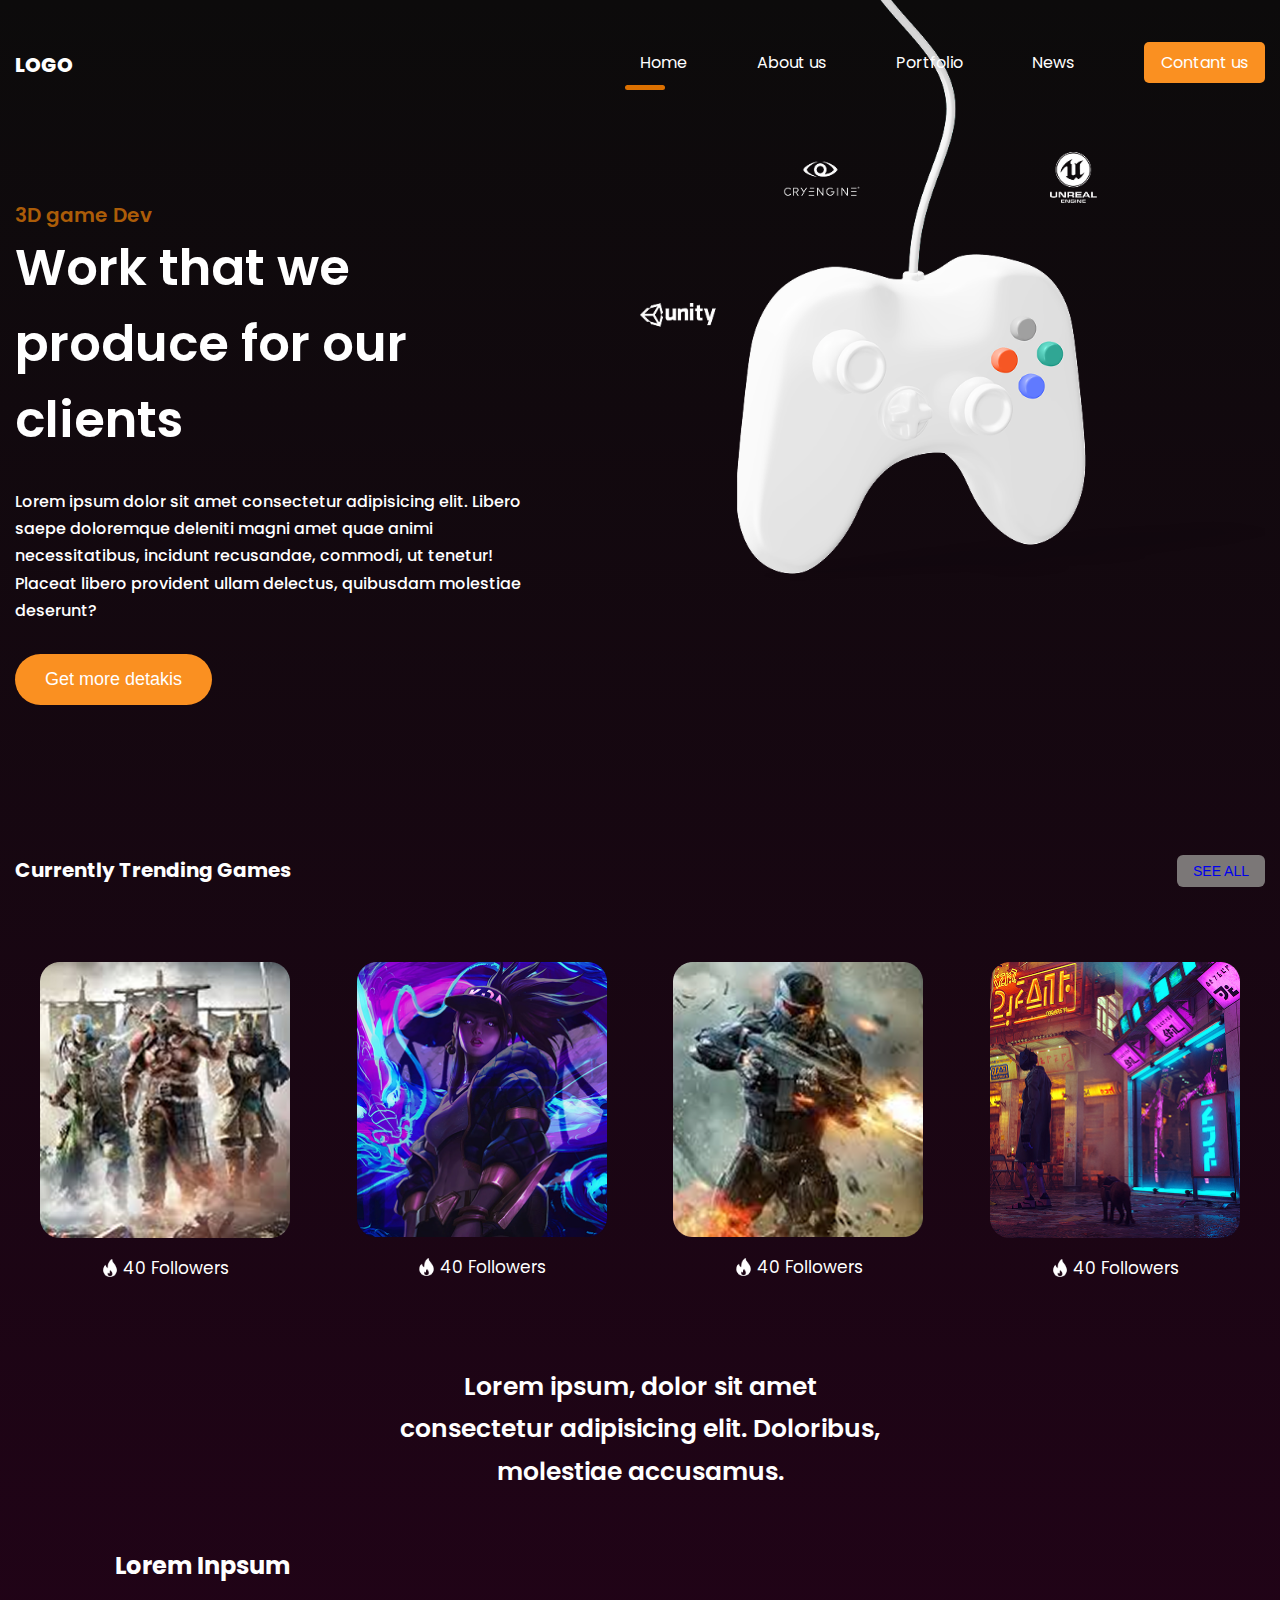
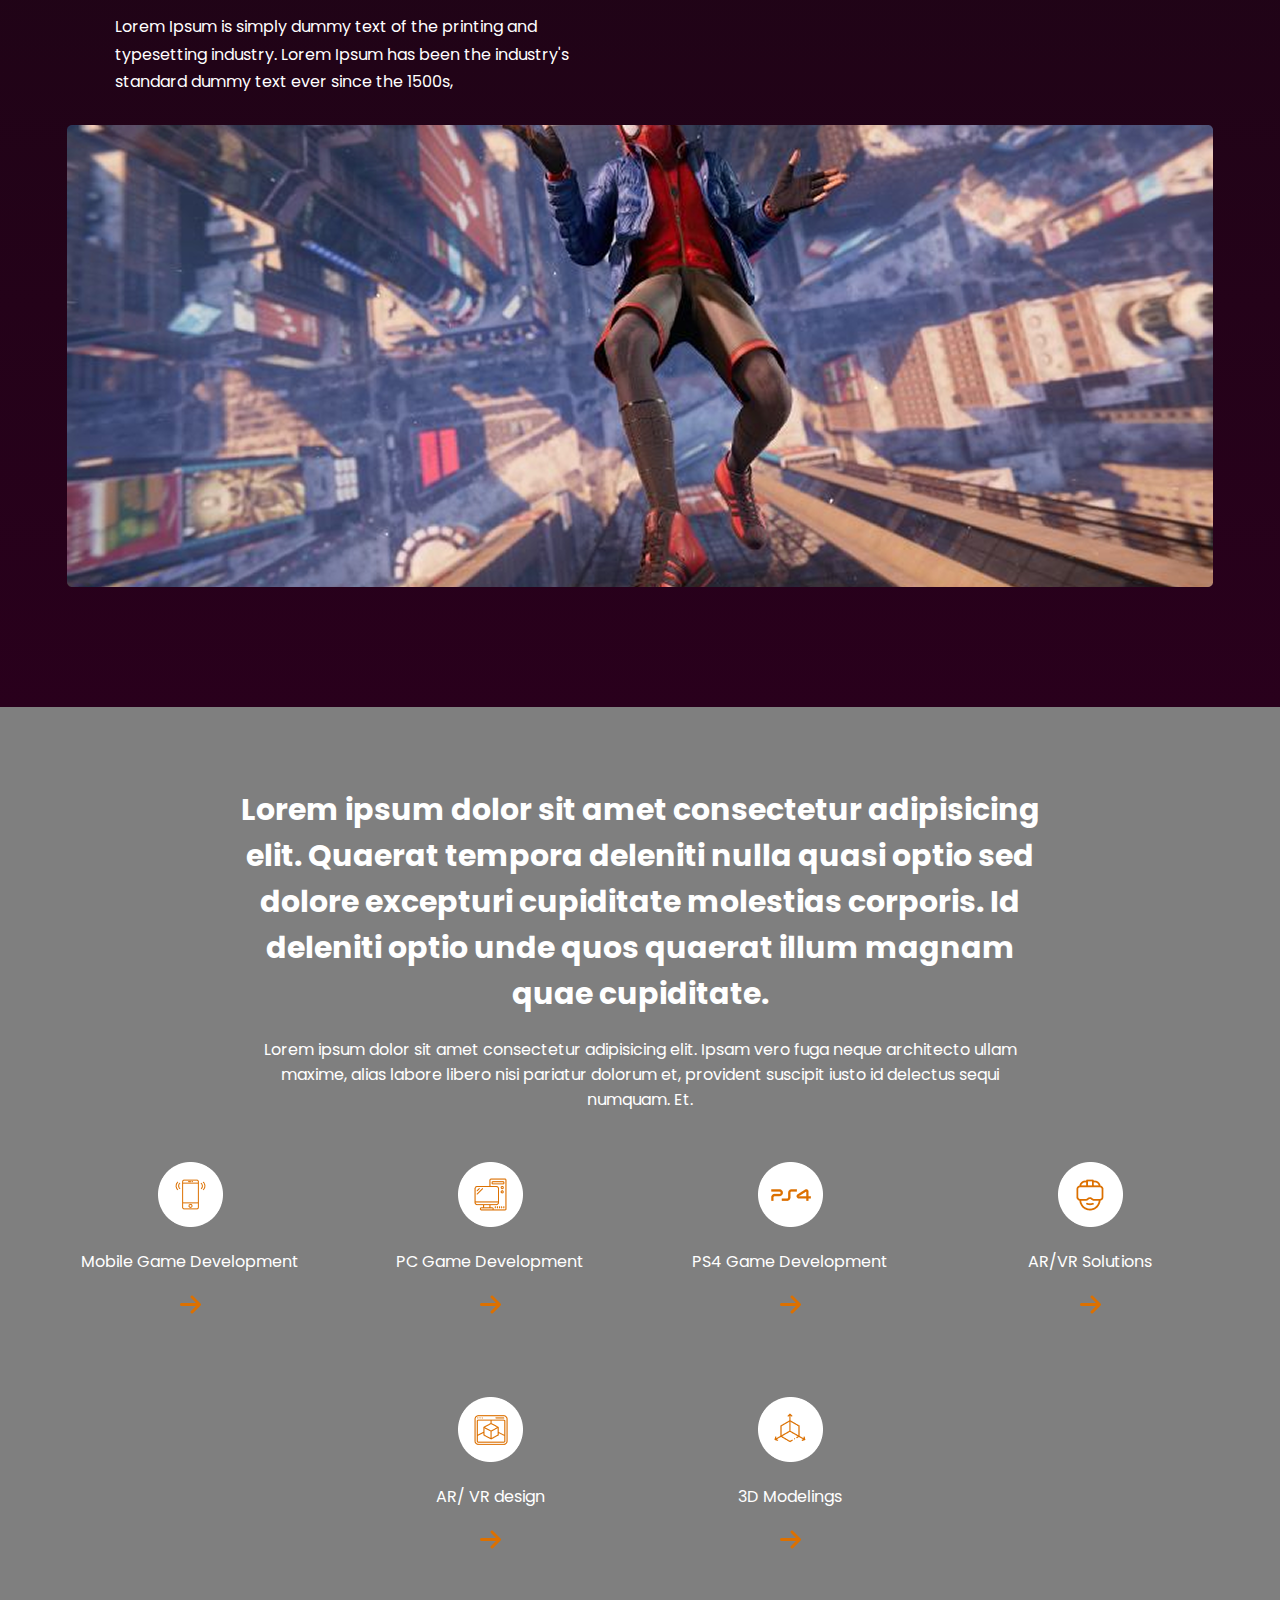
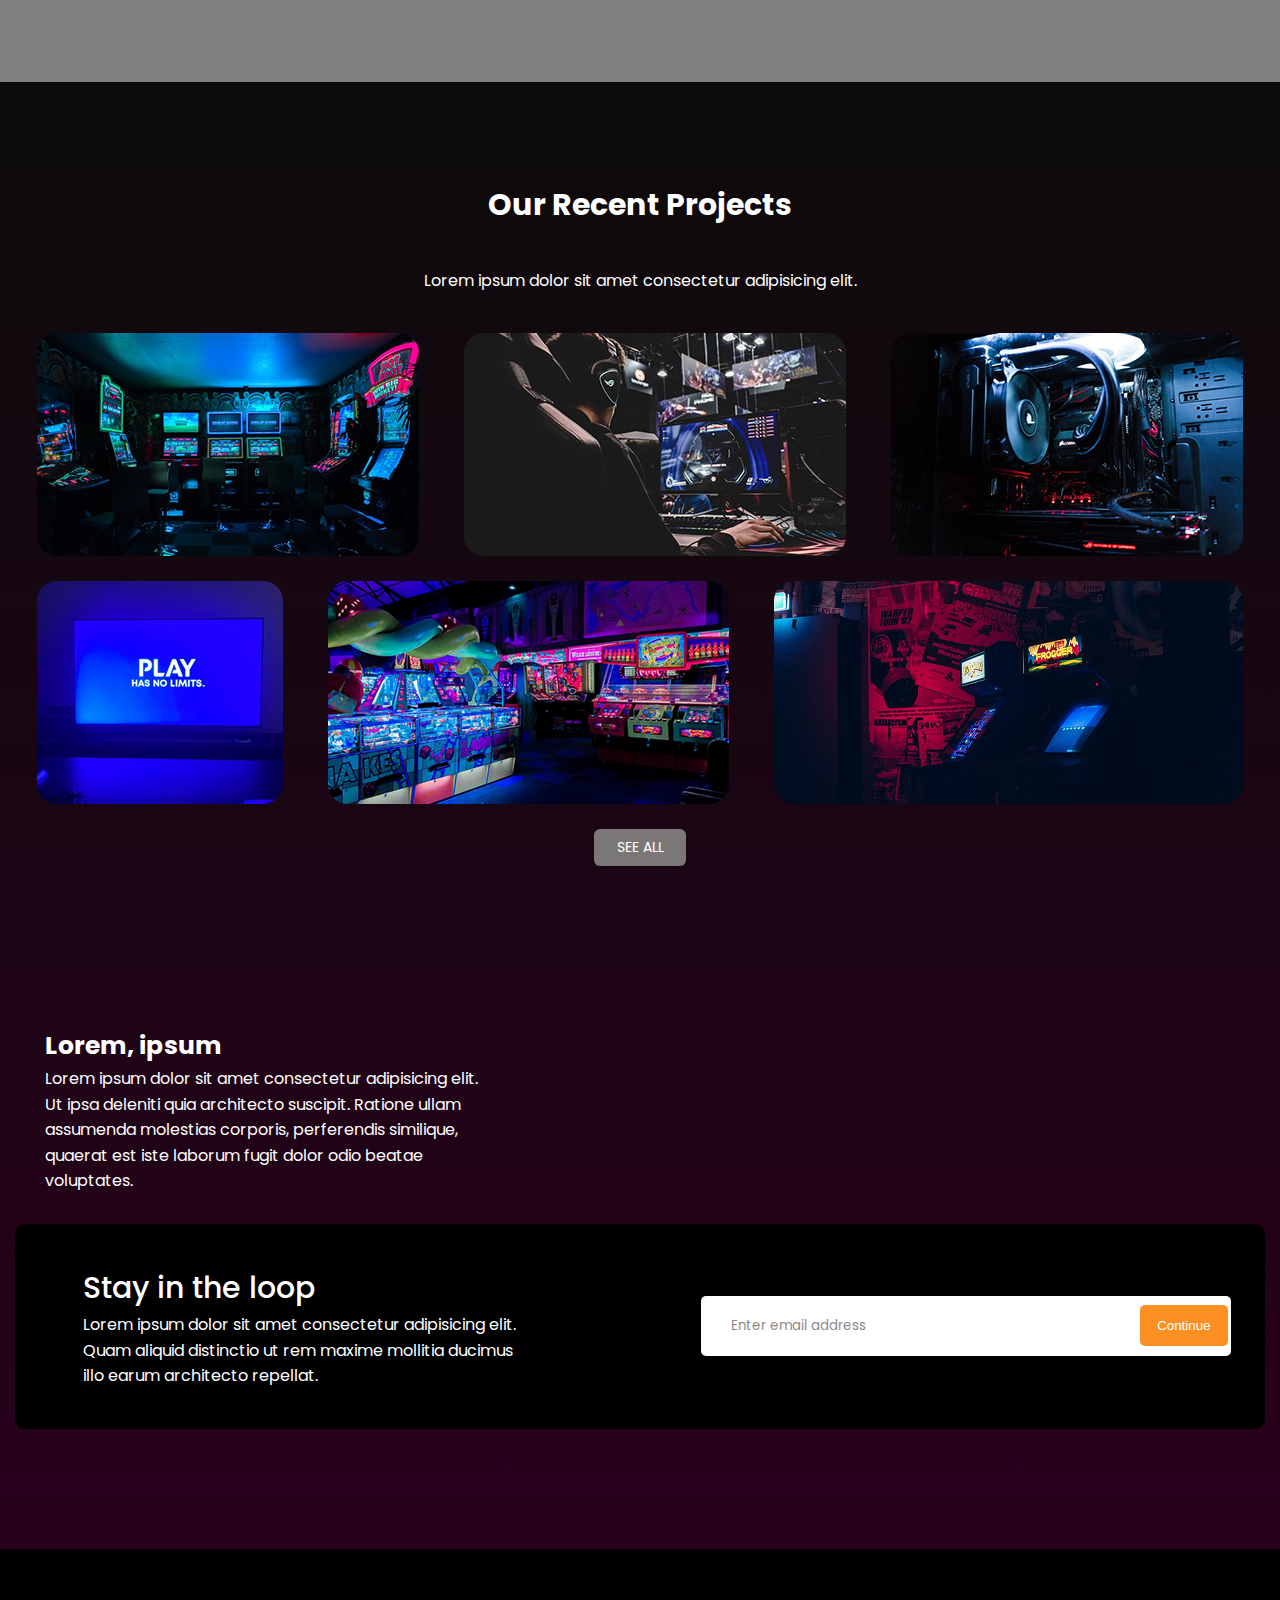
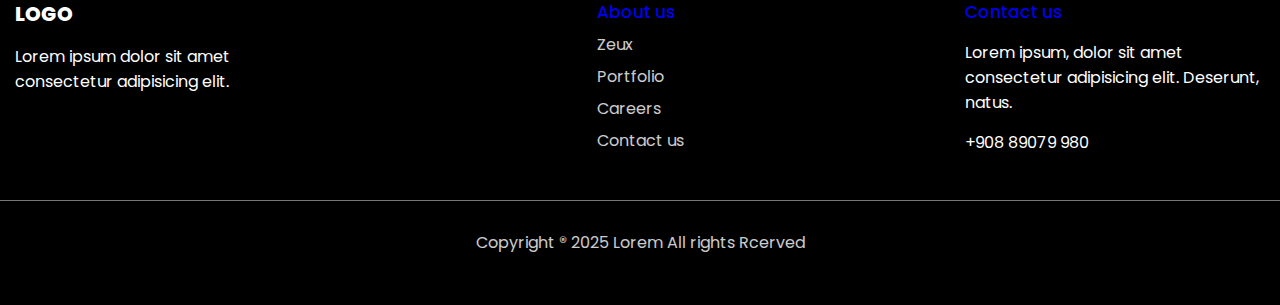
<file: index.html>
<!DOCTYPE html>
<html lang="en">
<head>
  <meta charset="UTF-8">
  <meta name="viewport" content="width=device-width, initial-scale=1.0">
  <title>GamePlay</title>
  <link rel="stylesheet" href="main.css">
</head>
<body>
  <div class="wrapper">
    <header class="container">
        <span class="logo">logo</span>
        <nav>
          <ul>
            <li class="active"><a href="/index.html">Home</a></li>
            <li><a href="/about.html">About us</a></li>
            <li><a href="#">Portfolio</a></li>
            <li><a href="#">News</a></li>
            <li class="btn"><a href="/contact.html">Contant us</a></li>
          </ul>
        </nav>
    </header>
  
    <div class="hero container">
      <div class="hero--info">
        <h2>3D game Dev</h2>
        <h1>Work that we produce for our clients</h1>
        <p>Lorem ipsum dolor sit amet consectetur adipisicing elit. Libero saepe doloremque deleniti magni amet quae animi necessitatibus, incidunt recusandae, commodi, ut tenetur! Placeat libero provident ullam delectus, quibusdam molestiae deserunt?</p>
        <button class="btn">Get more detakis</button>
      </div>
      <img src="img/pages1/joystick.png" alt="">
    </div>

    <div class="container">
      <div class="section-header">
        <h2>Currently Trending Games</h2>
        <button class="see-all"><a href="#">SEE ALL
        </a></button>
      </div>

      <div class="trending-game">
  
      <div class="game-card">
        <img src="img/pages1/game1.png" alt="Game1">
        <div class="followers">
          <img src="img/pages1/fire 1.png" alt="">
          <span>40 Followers</span>
        </div>
      </div>
      <div class="game-card">
        <img src="img/pages1/game2.png" alt="Game2">
        <div class="followers">
          <img src="img/pages1/fire 1.png" alt="">
          <span>40 Followers</span>
        </div>
      </div>
      <div class="game-card">
        <img src="img/pages1/game3.png" alt="Game3">
        <div class="followers">
          <img src="img/pages1/fire 1.png" alt="">
          <span>40 Followers</span>
        </div>
      </div>
      <div class="game-card">
        <img src="img/pages1/game4.png" alt="Game4">
        <div class="followers">
          <img src="img/pages1/fire 1.png" alt="">
          <span>40 Followers</span>
        </div>
      </div>
      </div>
     </div>
    
     <div class="container big-text">
      <h2>Lorem ipsum, dolor sit amet consectetur adipisicing elit. Doloribus, molestiae accusamus. </h2>
   </div>
   
   <div class="container">
      <div class="banner">
      <h2>Lorem Inpsum</h2>
      <p>Lorem Ipsum is simply dummy text of the printing and typesetting industry. Lorem Ipsum has been the industry's standard dummy text ever since the 1500s,</p>
      <div class="img-dop">
        <img src="img/pages1/game5.png" alt="">
      </div>
    </div>
  
        <div class="img-spider">
          <img src="img/pages1/spider.png" alt="Spider">
       </div>
   </div>
    
  </div>
  
  <div class="features">
    <div class="container">
      <h3>Lorem ipsum dolor sit amet consectetur adipisicing elit. Quaerat tempora deleniti nulla quasi optio sed dolore excepturi cupiditate molestias corporis. Id deleniti optio unde quos quaerat illum magnam quae cupiditate.</h3>
      <p>Lorem ipsum dolor sit amet consectetur adipisicing elit. Ipsam vero fuga neque architecto ullam maxime, alias labore libero nisi pariatur dolorum et, provident suscipit iusto id delectus sequi numquam. Et.</p>
      <div class="info">
          <div class="block">
            <img src="img/icon/Group 48.png" alt="">
            <p>Mobile Game Development</p>
            <img src="img/icon/arrow 1.png" alt="">
          </div>

          <div class="block">
            <img src="img/icon/Group 49.png" alt="">
            <p>PC Game Development</p>
            <img src="img/icon/arrow 1.png" alt="">
          </div>

          <div class="block">
            <img src="img/icon/Group 50.png" alt="">
            <p>PS4 Game Development</p>
            <img src="img/icon/arrow 1.png" alt="">
          </div>

          <div class="block">
            <img src="img/icon/Group 51.png" alt="">
            <p>AR/VR Solutions</p>
            <img src="img/icon/arrow 1.png" alt="">
          </div>

          <div class="block">
            <img src="img/icon/Group 52.png" alt="">
            <p>AR/ VR design</p>
            <img src="img/icon/arrow 1.png" alt="">
          </div>

          <div class="block">
            <img src="img/icon/Group 53.png" alt="">
            <p>3D Modelings</p>
            <img src="img/icon/arrow 1.png" alt="">
          </div>
      </div>
    </div>
    </div>

    <div class="wrapper">
      <div class="container projects">
      <h3>Our Recent Projects</h3>
      <p>Lorem ipsum dolor sit amet consectetur adipisicing elit.</p>

      <div class="images">
        <img src="img/images2/Rectangle 15.png" alt="">
        <img src="img/images2/Rectangle 16.png" alt="">
        <img src="img/images2/Rectangle 17.png" alt="">
      </div>

      <div class="images">
        <img src="img/images2/Rectangle 19.png" alt="">
        <img src="img/images2/Rectangle 18.png" alt="">
        <img src="img/images2/Rectangle 20.png" alt="">
      </div>
      <a href="" class="see-all">SEE ALL</a>
      </div>

      <div class="container email">
        <h3>Lorem, ipsum </h3>
        <p>Lorem ipsum dolor sit amet consectetur adipisicing elit. Ut ipsa deleniti quia architecto suscipit. Ratione ullam assumenda molestias corporis, perferendis similique, quaerat est iste laborum fugit dolor odio beatae voluptates.</p>  
        <div class="block">
          <div>
            <h4>Stay in the loop</h4>
            <p>Lorem ipsum dolor sit amet consectetur adipisicing elit. Quam aliquid distinctio ut rem maxime mollitia ducimus illo earum architecto repellat.</p>
          </div>
            <div>
              <input type="email" id="emailField" placeholder="Enter email address">
              <button onclick="checkEmail()">Continue</button>
            </div>
        </div>
      </div>
    </div>
    </div>

    <footer>
      <div class="blocks container">
        <div>
          <span class="logo">logo</span>
          <p>Lorem ipsum dolor sit amet consectetur adipisicing elit.</p>
        </div>
        <div>
          <h4><a href="about.html">About us</a></h4>
          <ul>
            <li>Zeux</li>
            <li>Portfolio</li>
            <li>Careers</li>
            <li>Contact us</li>
          </ul>
        </div>
        <div>
          <h4><a href="contact.html">Contact us</a></h4>
          <p>Lorem ipsum, dolor sit amet consectetur adipisicing elit. Deserunt, natus.</p>
          <p>+908 89079 980</p>
        </div>
      </div>
      <hr>
      <p>Copyright ® 2025 Lorem All rights Rcerved</p>
    </footer>

    <script>
      function checkEmail(){
        let email = document.querySelector('#emailField').value;
        if(!email.includes('@')) alert('Нет символа @');
        else if(!email.includes('.')) alert('Нет символа .');
        else alert('Все отлично');
      }
    </script>
</body>
</html>
</file>
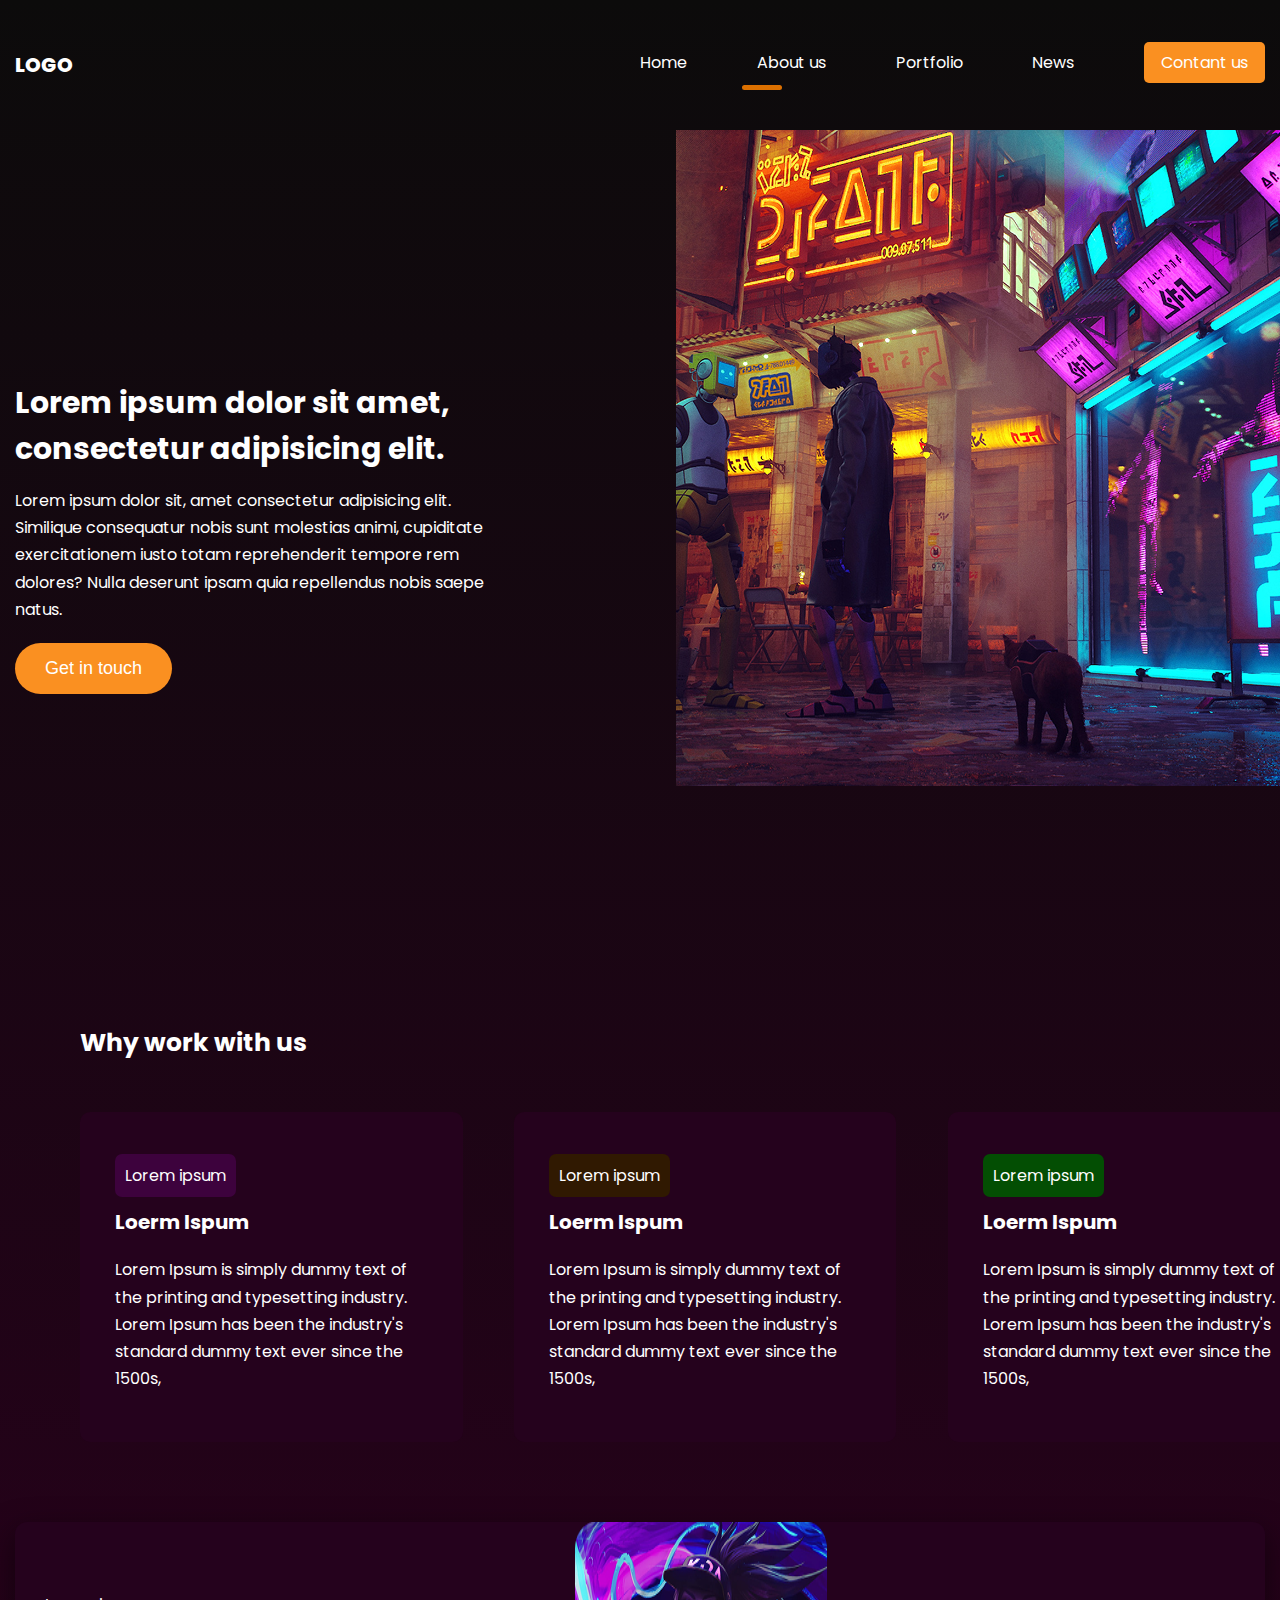
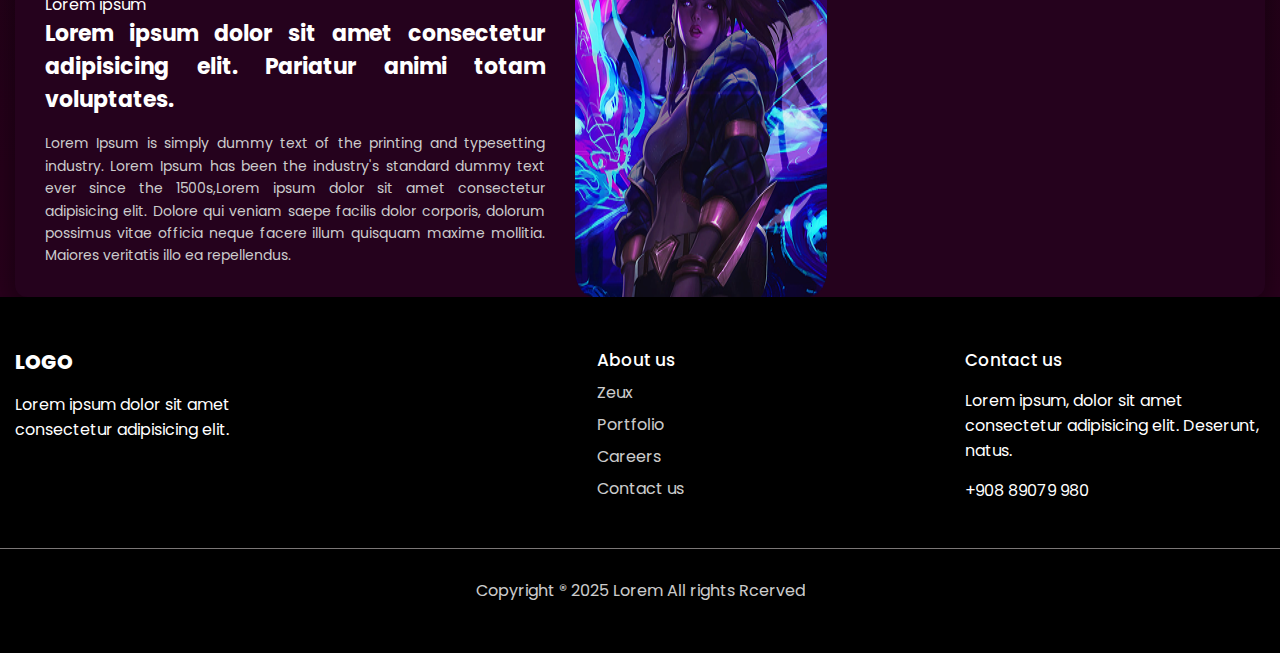
<file: about.html>
<!DOCTYPE html>
<html lang="en">
<head>
  <meta charset="UTF-8">
  <meta name="viewport" content="width=device-width, initial-scale=1.0">
  <title>GamePlay</title>
  <link rel="stylesheet" href="main.css">
</head>
<body>
  <div class="wrapper">
    <header class="container">
        <span class="logo">logo</span>
        <nav>
          <ul>
            <li><a href="/index.html">Home</a></li>
            <li class="active"><a href="/about.html">About us</a></li>
            <li><a href="#">Portfolio</a></li>
            <li><a href="#">News</a></li>
            <li class="btn"><a href="#">Contant us</a></li>
          </ul>
        </nav>
    </header>

      <div class="hero-about container">
        <div class="info">
          <h1>Lorem ipsum dolor sit amet, consectetur adipisicing elit.</h1>
            <p>Lorem ipsum dolor sit, amet consectetur adipisicing elit. Similique consequatur nobis sunt molestias animi, cupiditate exercitationem iusto totam reprehenderit tempore rem dolores? Nulla deserunt ipsam quia repellendus nobis saepe natus.</p>
            <button class="btn">Get in touch</button>
          </div>
          <img src="/img/pages2/img1.png" alt="">
      </div>

      <div class="container work">
        <h2>Why work with us</h2>
        <div class="blocks">
          <div class="block">
            <span class="badge purple">Lorem ipsum</span>
            <h3>Loerm Ispum</h3>
            <p>Lorem Ipsum is simply dummy text of the printing and typesetting industry. Lorem Ipsum has been the industry's standard dummy text ever since the 1500s,</p>
          </div>
          <div class="block">
            <span class="badge braun">Lorem ipsum</span>
            <h3>Loerm Ispum</h3>
            <p>Lorem Ipsum is simply dummy text of the printing and typesetting industry. Lorem Ipsum has been the industry's standard dummy text ever since the 1500s,</p>
          </div>
          <div class="block">
            <span class="badge green">Lorem ipsum</span>
            <h3>Loerm Ispum</h3>
            <p>Lorem Ipsum is simply dummy text of the printing and typesetting industry. Lorem Ipsum has been the industry's standard dummy text ever since the 1500s,</p>
          </div>
  
        </div>
      </div>

      <div class="work-banner container">
        <div class="work-block">
          <span class="badge">Lorem ipsum</span>
          <h3>Lorem ipsum dolor sit amet consectetur adipisicing elit. Pariatur animi totam voluptates.</h3>
          <p>Lorem Ipsum is simply dummy text of the printing and typesetting industry. Lorem Ipsum has been the industry's standard dummy text ever since the 1500s,Lorem ipsum dolor sit amet consectetur adipisicing elit. Dolore qui veniam saepe facilis dolor corporis, dolorum possimus vitae officia neque facere illum quisquam maxime mollitia. Maiores veritatis illo ea repellendus.</p>
        </div>
        <img src="/img/pages1/game2.png" alt="">
      </div>



    </div>
    



  
    <footer>
      <div class="blocks container">
        <div>
          <span class="logo">logo</span>
          <p>Lorem ipsum dolor sit amet consectetur adipisicing elit.</p>
        </div>
        <div>
          <h4>About us</h4>
          <ul>
            <li>Zeux</li>
            <li>Portfolio</li>
            <li>Careers</li>
            <li>Contact us</li>
          </ul>
        </div>
        <div>
          <h4>Contact us</h4>
          <p>Lorem ipsum, dolor sit amet consectetur adipisicing elit. Deserunt, natus.</p>
          <p>+908 89079 980</p>
        </div>
      </div>
      <hr>
      <p>Copyright ® 2025 Lorem All rights Rcerved</p>
    </footer>

</body>
</html>
</file>
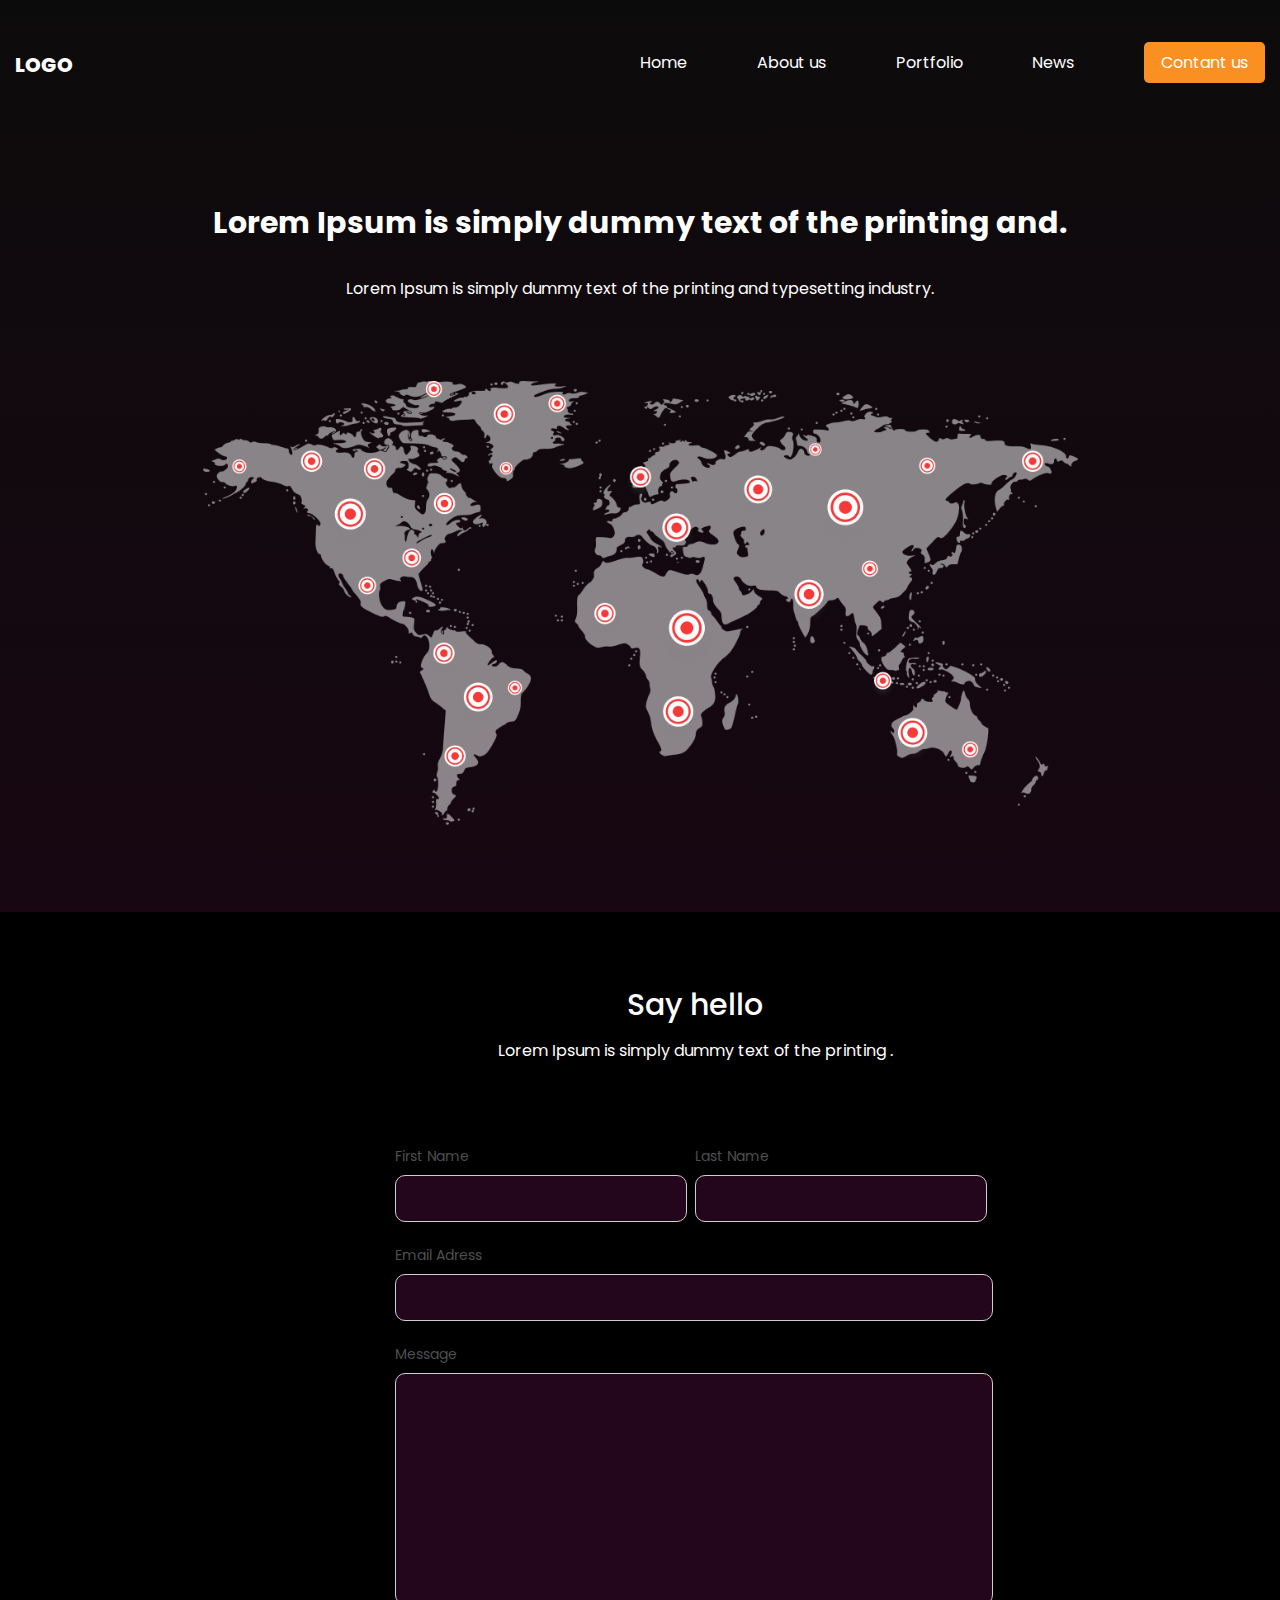
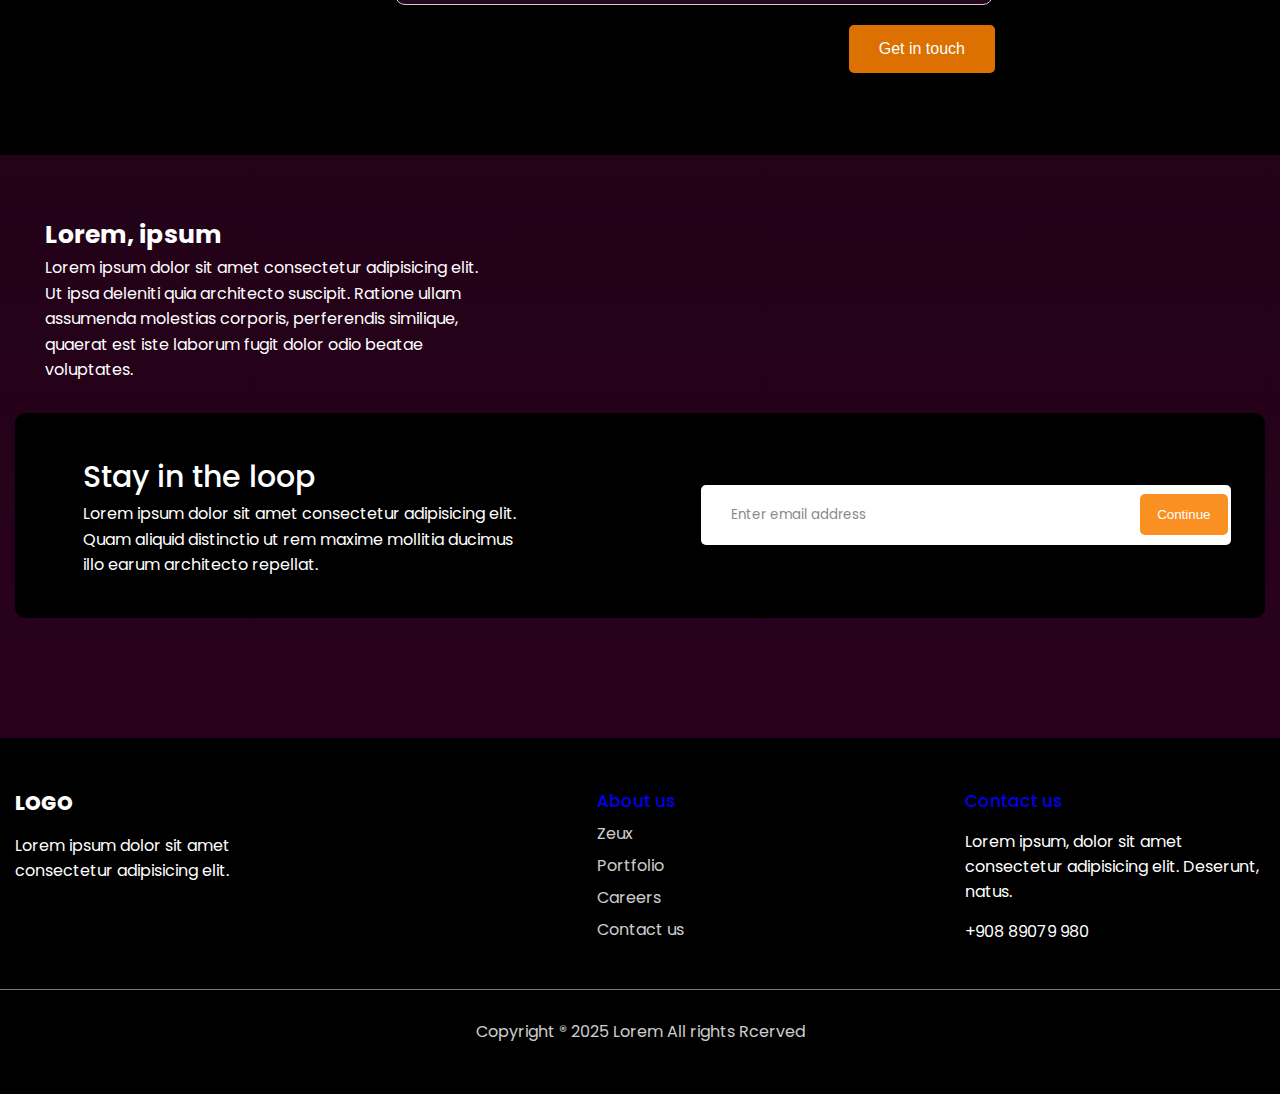
<file: contact.html>
<!DOCTYPE html>
<html lang="en">
<head>
  <meta charset="UTF-8">
  <meta name="viewport" content="width=device-width, initial-scale=1.0">
  <title>GamePlay</title>
  <link rel="stylesheet" href="main.css">
</head>
<body>
  <div class="wrapper">
    <header class="container">
        <span class="logo">logo</span>
        <nav>
          <ul>
            <li><a href="/index.html">Home</a></li>
            <li><a href="/about.html">About us</a></li>
            <li><a href="#">Portfolio</a></li>
            <li><a href="#">News</a></li>
            <li class="btn"><a href="/contact.html">Contant us</a></li>
          </ul>
        </nav>
    </header>
    <div class="container hero-contacts">
      <h1>Lorem Ipsum is simply dummy text of the printing and.</h1>
      <p>Lorem Ipsum is simply dummy text of the printing and typesetting industry.</p>
      <img src="/img/pages3/Huge Global.png" alt="">
    </div>
    <div class="feedback">
      <div class="container">
        <h2>Say hello</h2>
        <p>Lorem Ipsum is simply dummy text of the printing .</p>

        <form>
          <div class="inline">
            <div>
              <label>First Name</label>
              <input type="text">
            </div>
            <div>
              <label>Last Name</label>
              <input type="text">
            </div>
          </div>
          <label>Email Adress</label>
          <input type="email" class="one-line">

          <label>Message</label>
          <textarea class="one-line"></textarea>

          <button type="button">Get in touch</button>
        </form>
      </div>
    </div>

    <div class="container email">
      <h3>Lorem, ipsum </h3>
      <p>Lorem ipsum dolor sit amet consectetur adipisicing elit. Ut ipsa deleniti quia architecto suscipit. Ratione ullam assumenda molestias corporis, perferendis similique, quaerat est iste laborum fugit dolor odio beatae voluptates.</p>  
      <div class="block">
        <div>
          <h4>Stay in the loop</h4>
          <p>Lorem ipsum dolor sit amet consectetur adipisicing elit. Quam aliquid distinctio ut rem maxime mollitia ducimus illo earum architecto repellat.</p>
        </div>
          <div>
            <input type="email" id="emailField" placeholder="Enter email address">
            <button onclick="checkEmail()">Continue</button>
          </div>
      </div>
    </div>

</div>
 

<footer>
  <div class="blocks container">
    <div>
      <span class="logo">logo</span>
      <p>Lorem ipsum dolor sit amet consectetur adipisicing elit.</p>
    </div>
    <div>
      <h4><a href="about.html">About us</a></h4>
      <ul>
        <li>Zeux</li>
        <li>Portfolio</li>
        <li>Careers</li>
        <li>Contact us</li>
      </ul>
    </div>
    <div>
      <h4><a href="/contact.html">Contact us</a></h4>
      <p>Lorem ipsum, dolor sit amet consectetur adipisicing elit. Deserunt, natus.</p>
      <p>+908 89079 980</p>
    </div>
  </div>
  <hr>
  <p>Copyright ® 2025 Lorem All rights Rcerved</p>
</footer>

<script>
  function checkEmail(){
    let email = document.querySelector('#emailField').value;
    if(!email.includes('@')) alert('Нет символа @');
    else if(!email.includes('.')) alert('Нет символа .');
    else alert('Все отлично');
  }
</script>
</body>
</html>
</file>
<file: main.css>
@import url('https://fonts.googleapis.com/css2?family=Poppins:ital,wght@0400;0,500;0,700;0,800;0&display=swap');

*{
  margin: 0;
  padding: 0;
}

body {
  font-family: 'Poppins', sans-serif;
  font-weight: 400;
  color: #fff;
  font-size: 16px;
  max-width: 100%;
}

.logo{
  cursor: pointer;

}

a {
  text-decoration: none;

}


.wrapper {
  background: linear-gradient(180deg, rgb(12, 11, 11) 0%, rgb(41, 0, 28) 100%);
  width: 100%;
  overflow-x: hidden;

}

.container {
  width: 1250px;
  margin: 0 auto;
}

header{
  padding: 50px 0;

}
header .logo, 
footer .blocks .logo {
  text-transform: uppercase;
  font-size: 20px;
  font-weight: 800;
}

header nav{
  float: right;
  width: 50%;

}
header nav ul {
  position: relative;
  list-style: none;
  display: flex;
  justify-content: space-between;
  z-index: 2;
}

header nav ul li {
  display: inline-block;

}
header nav ul li.active::after {
  content: '';
  display: block;
  width: 40px;
  height: 5px;
  background: #DC7000;
  border-radius: 10px;
  position: relative;
  top: 10px;
  left: -15px
}

header nav ul li a {
  color: #fff;
}

header nav ul li:not(:active):not(.btn) a:hover {
  border-bottom: 2px solid #DC7000;
  
 }


header nav ul li.btn a, .email .block button{
  background: #FA9021;
  padding: 9px 17px;
  border-radius: 5px;
  transition: all 500ms ease;
}
header nav ul li.btn a:hover, .email .block button:hover{
  background: #ab5c08;
}

.hero{
  padding-bottom: 100px;
  position: relative;
  z-index: 1;
}

.hero--info {
  width: 530px;
  padding-top: 70px;

}
.hero--info h2{
  color: #ab5c08;
  font-size: 20px;
  font-weight: 600;
}
.hero--info h1{
  font-size: 50px;
  font-weight: 600;
}

.hero--info p{
  font-weight: 500;
  line-height: 170%;
  margin: 30px 0;
}

.hero--info .btn, 
.hero-about .info .btn{
  background: #FA9021;
  color: #fff;
  border-radius: 50px;
  padding: 15px 30px;
  border: 0;
  transition: all 500ms ease;
  font-size: 18px;
}

.hero--info .btn:hover, 
.hero-about .info .btn:hover {
  cursor: pointer;
  transform: scale(1.1);
}


.hero img{
  max-width: 50%;
  position: absolute;
  top: -150px;
  right: 0;
}


.trending-game{
  display: flex;
  justify-content: space-between;
  gap: 20px;
  padding: 20px;
  flex-wrap: wrap;
}

.game-card{
  width: 250px;
  text-align: center;
  color: #fff;
  border-radius: 10px;
  padding: 5px;
}
.game-card img{
  max-width: 100%;
  height: auto;
  border-radius: 8px;
}

.followers{
  margin: 10px;
  display:flex;
  align-items:center;
  justify-content:center;
  gap: 4px;
  font-size: 17px;
  transition: color 0.3s ease;
  cursor: pointer;
}
.followers img{
  width: 8%;
  cursor: pointer;
}

.followers:hover{
  color:rgb(228, 0, 194);
}

 /* Секция с Игрой */

.section-header{
  display: flex;
  justify-content: space-between;
  width: 100%;
  padding: 50px 0;

}

.section-header h2{
  color: #ffffff;
  font-size: 20px;
}

.see-all, 
.projects .see-all{
  color: #fff;
  background: #7b7777;
  border: none;
  border-radius: 6px;
  float: right;
  display: block;
  padding: 8px 16px;
  font-size: 14px;
  transition: all 500ms ease;

}
.see-all:hover,
 .projects .see-all:hover{
  cursor: pointer;
  transform: scale(1.1);
}

.big-text{
  margin-top: 25px;
  margin-bottom: 5px;
  padding: 25px 10px;
  width: 500px;
  text-align: center;
  justify-content: center;
}
.big-text h2{
  font-weight: 600;
  font-size: 25px;
  line-height: 170%;

}
.banner {
  max-width: 100%;
  position: relative;
  margin-left: 90px;
  width: 530px;
 
}
.banner h2{
  margin-left: 85px;
  margin: 30px 10px;
}
.banner p{
  max-width: 100%;
  margin-left: 85px;
  margin: 30px 10px;
  line-height: 170%;
}
.img-spider{
  justify-content: center;
  align-items: center;
  display: flex;
  max-width: 100%;
  height: auto;
  border-radius: 8px;
 

}
.img-spider img{
  max-width: 100%;
  height: auto;
  z-index: 4;
  margin-top: 0;
  margin-bottom: 120px;
  margin-left: auto;
  margin-right: auto;
}
.img-dop{
  position: absolute;
  display: flex;
  z-index: 3;
  margin-right: auto;
  margin-left: auto;
  

}

.features{
  background: linear-gradient(rgba(0,0,0, 0.5), rgba(0,0,0,0.5)),
              url('/img/icon/cover1.png') no-repeat center center fixed;
  background-size: cover;
  padding: 80px 0;
}

.features h3,
.features p{
  margin-bottom: 20px;
  text-align: center;
  max-width: 800px;
  margin-left: auto;
  margin-right: auto;
}
.features h3{
  font-size: 30px;
}

.features .info{
  display: flex;
  justify-content: center;
  flex-wrap: wrap;

}

.features .info .block{
  text-align: center;
  width: 20%;
  margin: 30px 2%;
}
.features .info .block img{
  margin-bottom: 15px;
}
.projects{
  padding: 100px 0;

}
.projects h3{
  font-size: 30px;
  text-align: center;

}
.projects p{
  margin: 40px 0;
  text-align: center;

}
.projects .images{
  display: flex;
  justify-content: space-around;
  margin-bottom: 25px;
}
.projects .see-all{
  float: none;
  width: 60px;
  text-align: center;
  margin: 0 auto;
}

/* Нижняя чвсть */

.email{
  padding-bottom: 120px;
  
}

.email p{
  width: 450px;
  padding-left: 30px;
  line-height: 1.6;
}

.email h3{
  padding-left: 30px;
  line-height: 1.6;
  margin-top: 60px;
  font-size: 25px;
}
.email .block{
  background: #000000;
  margin-top: 30px;
  border-radius: 10px;
  padding: 40px 3%;
  max-width: 100%;
  display: flex;
  justify-content: space-between;
  align-items: center;
}

.email .block h4{
  line-height: 1.6;
  padding-left: 30px;
  font-size: 30px;
  font-weight: 500;
}
.email .block p{
  line-height: 1.6;
  width: 450px;
}

.email .block input {
  background: #fff;
  outline: none;
  border: 0;
  border-radius: 5px;
  width: 380px;
  font-family: 'Poppins', sans-serif;
  font-weight: 400;
  padding: 20px 30px;
  color:#3a063a;
  position: relative;
  right: -95px;
  z-index: 1;
  padding-right: 120px;
}
.email .block input::placeholder{
  color: #898989
}

.email .block button{
  cursor: pointer;
  border: 0;
  padding: 13px 17px;
  position: relative;
  z-index: 2;
  color: #fff;
} 
/* про нас */
.hero-about {
  position: relative;
}
.hero-about .info{
  width: 500px;
  padding: 250px 0;
}
.hero-about .info h1{
  margin-bottom: 15px;
  font-size: 30px;
}
.hero-about .info .btn{
  margin-top: 20px;
}
.hero-about img{
  position: absolute;
  right: -150px;
  top: 0;

}
.hero-about p{
  line-height: 170%
}

.work{
  padding: 80px;

}

.work h2{
  font-size: 25px;
  margin-bottom: 50px;
}

.work .blocks{
  display: flex;
  justify-content: space-between;
}

.work .blocks .block{
  width: 25%;
  border-radius: 10px;
  padding: 50px 35px;
  background: #25021d;
  line-height: 170%
}
.work .blocks .block h3{
  font-size: 20px;
  margin: 20px 0;

}

.work .blocks .block .badge {
  border-radius: 7px;
  padding: 10px;

}
.work .blocks .block .badge.purple{
  background: #3d023d;
}
.work .blocks .block .badge.braun{
  background: #301901;
}
.work .blocks .block .badge.green{
  background: rgb(3, 78, 3);
}

.work-banner{
  display: flex;
  border-radius: 12px;
  overflow: hidden;
  max-width: 100%;
  box-shadow: 0 10px 30px rgba(0,0,0, 0.5);
  background: #25021d;


}

.work-banner .card-work-img{
  width: 300px;
  height: auto;
  object-fit: cover;
  display: block;
  margin-left: 70px;
  padding: 30px;

}

.work-banner .work-block{
  padding: 30px;
  text-align:justify;
  max-width: 40%;
  justify-content: center;
  padding-top: 70px;


}


.work-banner .work-block .badge{
  font-size: 16px;
  margin: 0 0 20px 0;;
}
.work-banner .work-block h3{
  font-size: 22px;
  font-weight: bold;
  margin: 0 0 16px 0;
}
.work-banner .work-block p{
  font-size: 14px;
  color: #ccc;
  line-height: 1.6;
}

/*  card our team */
.our-team {
  display: flex;
  justify-content: space-between;
  gap: 20px;
  padding: 20px;
  flex-wrap: wrap;
}

.card-img{
  background: #2b0021;
  width: 20%;
  text-align: center;
  color: #fff;
  border-radius: 20px;
  margin-top: 80px;
  box-shadow: 0 10px 30px rgba(0,0,0, 0.5);
}
.card-img img{
  height: auto;
  max-width: 100%;
  height: auto;
  border-radius: 10px;
}
.our-team h3{
  display: flex;
  position: absolute;
  margin: 15px;
  padding: 15px;

}
.our-team p{
  line-height: 1.6;
  padding: 10px;
}

/*
 страница контакты*/

 .hero-contacts h1{
  text-align: center;
  margin-top: 70px;
  margin-bottom: 30px;
  font-size: 30px;
 }
 .hero-contacts p{
  text-align: center;
 }

 .hero-contacts img{
  width: 70%;
  margin: 80px 15%;
 }

 .feedback{
  padding: 70px;
  background: #000000;
 }
 .feedback h2{
  text-align: center;
  font-weight: 500;
  font-size: 30px;
 }
 .feedback p{
  text-align: center;
  margin-top: 10px;
 }
.feedback form{
  margin: 80px auto;
  width: 600px;
}
.feedback form .inline{
  display: flex;
  justify-content: space-between;
}
.feedback form .inline > div{
  width: 50%;

}

.feedback form label{
  color: #4f4f4f;
  font-size: 14px;

}
.feedback form input,
.feedback form textarea{
  background: #23051c;
  border-radius: 10px;
  border: 0.6px solid #cecece;
  display: block;
  width: 90%;
  padding: 15px 10px;
  outline: none;
  color: white;
  margin-top: 7px;
  margin-bottom: 20px;
}
.feedback form .one-line{
  width: 96%;
}
.feedback form textarea{
  resize: none;
  height: 200px;
}
.feedback form button{
  background: #DC7000;
  border-radius: 5px;
  border: none;
  float: right;
  cursor: pointer;
  color: white;
  padding: 15px 30px;
  transition: all 500ms ease;
  font-size: 16px;

}
.feedback form button:hover{
  background: rgb(156, 43, 43);
}
  
/* footer */

footer{
  background: #000000;
  padding: 50px 0;
}

footer .blocks {
  display: flex;
  justify-content: space-between;
}

footer .blocks p{
  width: 300px;
  margin: 15px 0;
}

footer .blocks h4{
  cursor: pointer;
  font-weight: 500;
  font-size: 17px;
}
footer .blocks ul{
  list-style: none;
}

footer .blocks ul li{
  cursor: pointer;
  margin-top: 7px;
  opacity: 0.8;
}

footer hr{
  margin: 30px 0;
  border: 0;
  height: 0.6px;
  background: #7b7777;
}
footer > p{
  text-align: center;
  opacity: 0.8;
}
</file>
